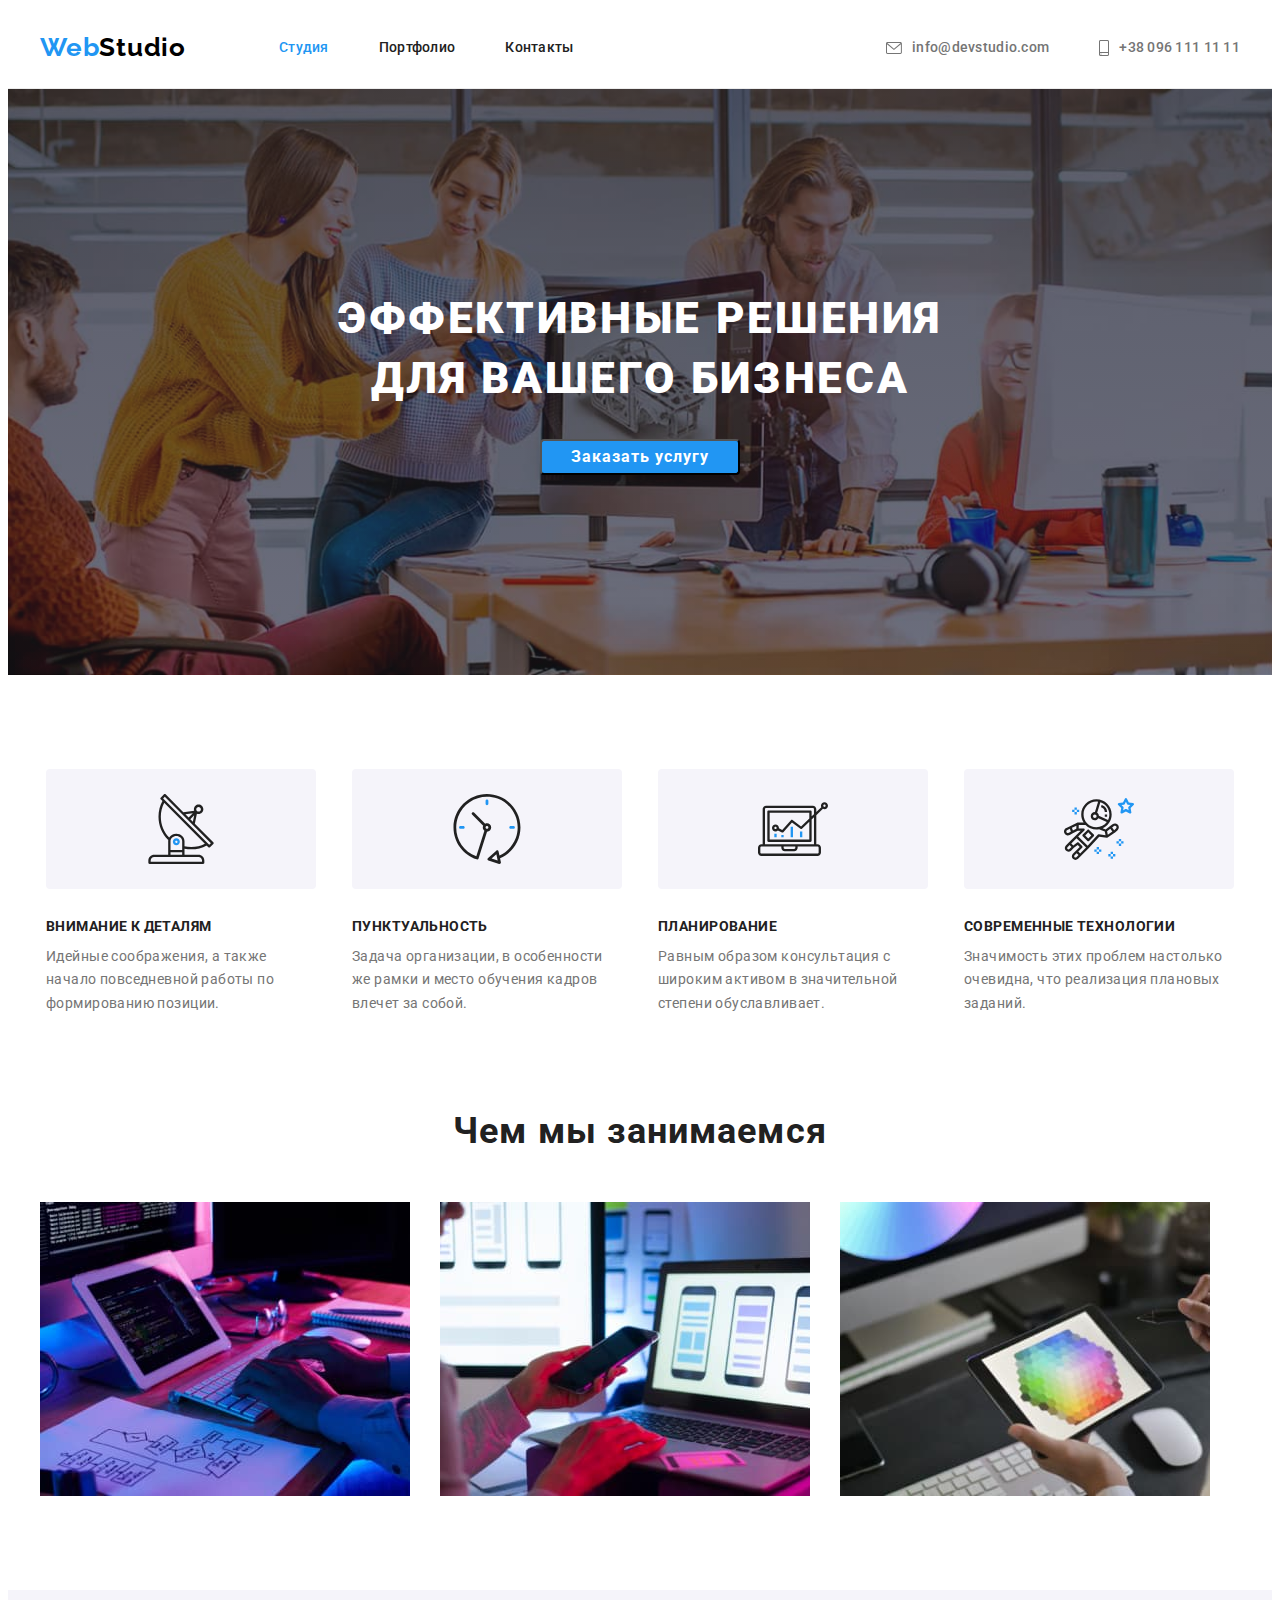
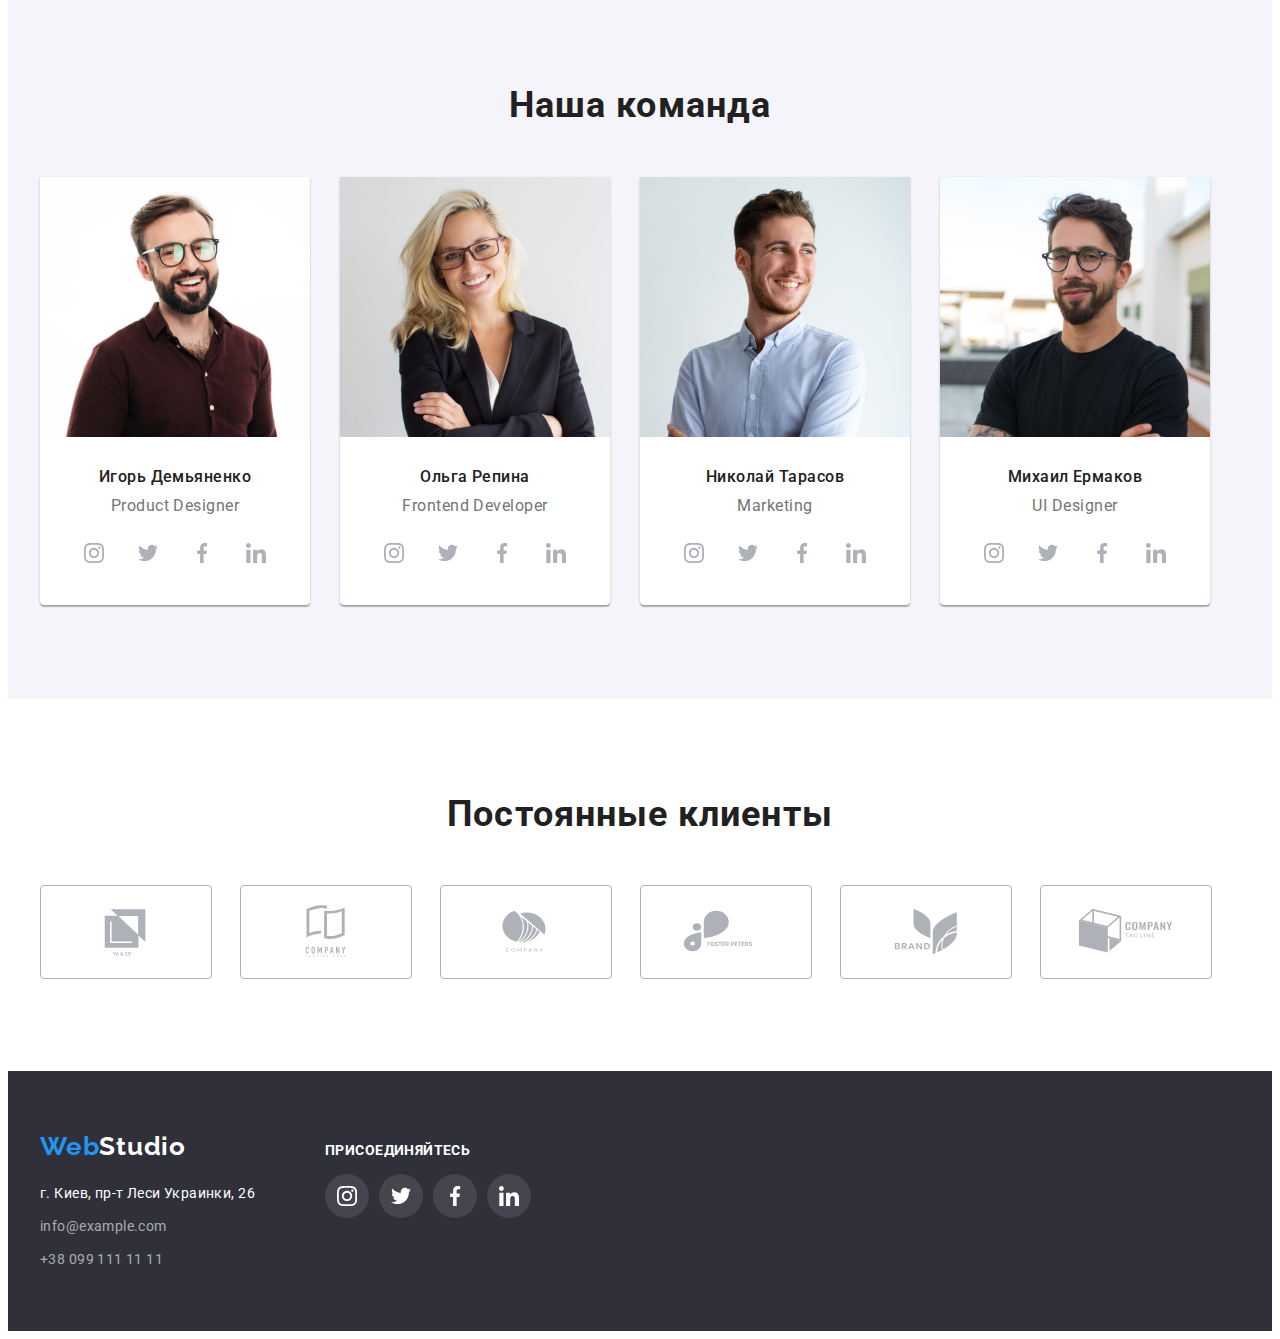
<file: index.html>
<!DOCTYPE html>
<html lang="ru">
<head>
    <meta charset="UTF-8">
    <meta http-equiv="X-UA-Compatible" content="IE=edge">
    <meta name="viewport" content="width=device-width, initial-scale=1.0">
    <title>Студия</title>
    <link href="https://fonts.googleapis.com/css2?family=Raleway:wght@700&family=Roboto:wght@400;500;700;900&display=swap"
            rel="stylesheet">
    <link rel="stylesheet" href="https://cdnjs.cloudflare.com/ajax/libs/modern-normalize/1.1.0/modern-normalize.min.css"
            integrity="sha512-wpPYUAdjBVSE4KJnH1VR1HeZfpl1ub8YT/NKx4PuQ5NmX2tKuGu6U/JRp5y+Y8XG2tV+wKQpNHVUX03MfMFn9Q=="
            crossorigin="anonymous" referrerpolicy="no-referrer"/>
    <link rel="stylesheet" href="./css/styles.css">
</head>
<body>
    <header class="header">
        <div class="container">
            <div class="header-section">
                <nav class="main-nav">
                    <a href="/" class="logo"><span class="accent-color">Web</span>Studio</a>
                    <ul class="site-nav">
                        <li class="site-nav-item"><a class="site-nav-link current" href="/">Студия</a></li>
                        <li class="site-nav-item"><a class="site-nav-link" href="./portfolio.html">Портфолио</a></li>
                        <li class="site-nav-item"><a class="site-nav-link" href="/">Контакты</a></li>
                    </ul>
                </nav>
                <ul class="address-nav">
                    <li class="address-nav-item">
                        <a class="address-nav-link" href="mailto:info@devstudio.com/">info@devstudio.com
                            <svg class="icon" width=16 height=12>
                                <use href="./images/icons.svg#icon-e-mail-1"></use>
                            </svg>
                        </a>
                    </li>
                    <li class="address-nav-item">
                        <a class="address-nav-link" href="tel:+380961111111">+38 096 111 11 11
                            <svg class="icon" width=10 height=16>
                                <use href="./images/icons.svg#icon-smartphone-1"></use>
                            </svg>
                        </a>
                    </li>
                </ul>
            </div>
        </div>
    </header>

    <main>
        <section class="hero overlay">
            <div class="container">
                <h1 class="hero-title">Эффективные решения <br /> для вашего бизнеса</h1>
                <button type="button" class="hero-button">Заказать услугу</button>
            </div>
        </section>
        <section class="section">
            <div class="container">
                <h2 class="section-title visually-hidden">Наши преимущества</h2>
                <ul class="advantages">
                    <li class="advantages-item">
                        <div class="advantages-bg-icon">
                            <svg class="advantages-icon" width=70 height=70>
                                <use href="./images/icons.svg#icon-antenna-1"></use>                                
                            </svg>
                        </div>
                        <h3 class="advantages-title">Внимание к деталям</h3>
                        <p class="advantages-description">Идейные соображения, а также начало повседневной работы по формированию
                            позиции.</p>
                    </li>
                    <li class="advantages-item">
                        <div class="advantages-bg-icon">
                            <svg class="advantages-icon" width=70 height=70>
                                <use href="./images/icons.svg#icon-clock-1"></use>
                            </svg>
                        </div>
                        <h3 class="advantages-title">Пунктуальность</h3>
                        <p class="advantages-description">Задача организации, в особенности же рамки и место обучения кадров влечет
                            за собой.</p>
                    </li>
                    <li class="advantages-item">
                        <div class="advantages-bg-icon">
                            <svg class="advantages-icon" width=70 height=70>
                                <use href="./images/icons.svg#icon-diagram-1"></use>
                            </svg>
                        </div>
                        <h3 class="advantages-title">Планирование</h3>
                        <p class="advantages-description">Равным образом консультация с широким активом в значительной степени
                            обуславливает.</p>
                    </li>
                    <li class="advantages-item">
                        <div class="advantages-bg-icon">
                            <svg class="advantages-icon" width=70 height=70>
                                <use href="./images/icons.svg#icon-astronaut-1"></use>
                            </svg>
                        </div>
                        <h3 class="advantages-title">Современные технологии</h3>
                        <p class="advantages-description">Значимость этих проблем настолько очевидна, что реализация плановых
                            заданий.</p>
                    </li>
                </ul>
            </div>
        </section>
        <section class="section we-do-section">
            <div class="container">
                <h2 class="we-do-section-title section-title">Чем мы занимаемся</h2>
                <ul class="we-do-list list">
                    <li class="we-do-item"><img class="img" src="./images/box1-1.jpg" alt="Работа с компьютером и планшетом"
                            width="370"></li>
                    <li class="we-do-item"><img class="img" src="./images/box2-1.jpg" alt="Работа с ноутбуком и телефоном"
                            width="370"></li>
                    <li class="we-do-item"><img class="img" src="./images/box3-1.jpg"
                            alt="Работа с графическим планшетом и компьютером" width="370"></li>
                </ul>
            </div>
        </section>
        <section class="section team-section">
            <div class="container">
                <h2 class="team-section-title section-title">Наша команда</h2>
                <ul class="team-list list">
                    <li class="team-card">
                        <img class="team-image" src="./images/foto1-1.jpg" alt="Фото участника команды" width="270">
                        <div class="team-about">
                            <h3 class="team-list-title">Игорь Демьяненко</h3>
                            <p class="team-role">Product Designer</p>
                            <ul class="social-networks-list">
                                <li class="item">
                                    <a href="#" class="social-networks-item">
                                        <svg class="social-networks-icon" width=20 height=20>
                                            <use href="./images/icons.svg#icon-instagram-1"></use>
                                        </svg>
                                    </a>
                                </li>
                                <li class="item">
                                    <a href="#" class="social-networks-item">
                                        <svg class="social-networks-icon" width=20 height=20>
                                            <use href="./images/icons.svg#icon-twitter-1"></use>
                                        </svg>
                                    </a>
                                </li>
                                <li class="item">
                                    <a href="#" class="social-networks-item">
                                        <svg class="social-networks-icon" width=20 height=20>
                                            <use href="./images/icons.svg#icon-facebook-1"></use>
                                        </svg>
                                    </a>
                                </li>
                                <li class="item">
                                    <a href="#" class="social-networks-item">
                                        <svg class="social-networks-icon" width=20 height=20>
                                            <use href="./images/icons.svg#icon-linkedin-1"></use>
                                        </svg>
                                    </a>
                                </li>
                            </ul>
                        </div>
                    </li>
                    <li class="team-card">
                        <img class="team-image" src="./images/foto2-1.jpg" alt="Фото участника команды" width="270">
                        <div class="team-about">
                            <h3 class="team-list-title">Ольга Репина</h3>
                            <p class="team-role">Frontend Developer</p>
                            <ul class="social-networks-list">
                                <li class="item">
                                    <a href="#" class="social-networks-item">
                                        <svg class="social-networks-icon" width=20 height=20>
                                            <use href="./images/icons.svg#icon-instagram-1"></use>
                                        </svg>
                                    </a>
                                </li>
                                <li class="item">
                                    <a href="#" class="social-networks-item">
                                        <svg class="social-networks-icon" width=20 height=20>
                                            <use href="./images/icons.svg#icon-twitter-1"></use>
                                        </svg>
                                    </a>
                                </li>
                                <li class="item">
                                    <a href="#" class="social-networks-item">
                                        <svg class="social-networks-icon" width=20 height=20>
                                            <use href="./images/icons.svg#icon-facebook-1"></use>
                                        </svg>
                                    </a>
                                </li>
                                <li class="item">
                                    <a href="#" class="social-networks-item">
                                        <svg class="social-networks-icon" width=20 height=20>
                                            <use href="./images/icons.svg#icon-linkedin-1"></use>
                                        </svg>
                                    </a>
                                </li>
                            </ul>
                        </div>
                    </li>
                    <li class="team-card">
                        <img class="team-image" src="./images/foto3-1.jpg" alt="Фото участника команды" width="270">
                        <div class="team-about">
                            <h3 class="team-list-title">Николай Тарасов</h3>
                            <p class="team-role">Marketing</p>
                            <ul class="social-networks-list">
                                <li class="item">
                                    <a href="#" class="social-networks-item">
                                        <svg class="social-networks-icon" width=20 height=20>
                                            <use href="./images/icons.svg#icon-instagram-1"></use>
                                        </svg>
                                    </a>
                                </li>
                                <li class="item">
                                    <a href="#" class="social-networks-item">
                                        <svg class="social-networks-icon" width=20 height=20>
                                            <use href="./images/icons.svg#icon-twitter-1"></use>
                                        </svg>
                                    </a>
                                </li>
                                <li class="item">
                                    <a href="#" class="social-networks-item">
                                        <svg class="social-networks-icon" width=20 height=20>
                                            <use href="./images/icons.svg#icon-facebook-1"></use>
                                        </svg>
                                    </a>
                                </li>
                                <li class="item">
                                    <a href="#" class="social-networks-item">
                                        <svg class="social-networks-icon" width=20 height=20>
                                            <use href="./images/icons.svg#icon-linkedin-1"></use>
                                        </svg>
                                    </a>
                                </li>
                            </ul>
                        </div>
                    </li>
                    <li class="team-card">
                        <img class="team-image" src="./images/foto4-1.jpg" alt="Фото участника команды" width="270">
                        <div class="team-about">
                            <h3 class="team-list-title">Михаил Ермаков</h3>
                            <p class="team-role">UI Designer</p>
                            <ul class="social-networks-list">
                                <li class="item">
                                    <a href="#" class="social-networks-item">
                                        <svg class="social-networks-icon" width=20 height=20>
                                            <use href="./images/icons.svg#icon-instagram-1"></use>
                                        </svg>
                                    </a>
                                </li>
                                <li class="item">
                                    <a href="#" class="social-networks-item">
                                        <svg class="social-networks-icon" width=20 height=20>
                                            <use href="./images/icons.svg#icon-twitter-1"></use>
                                        </svg>
                                    </a>
                                </li>
                                <li class="item">
                                    <a href="#" class="social-networks-item">
                                        <svg class="social-networks-icon" width=20 height=20>
                                            <use href="./images/icons.svg#icon-facebook-1"></use>
                                        </svg>
                                    </a>
                                </li>
                                <li class="item">
                                    <a href="#" class="social-networks-item">
                                        <svg class="social-networks-icon" width=20 height=20>
                                            <use href="./images/icons.svg#icon-linkedin-1"></use>
                                        </svg>
                                    </a>
                                </li>
                            </ul>
                        </div>
                    </li>
                </ul>
            </div>
        </section>
        <section class="section clients">
            <div class="container">
                <h2 class="clients-section section-title">Постоянные клиенты</h2>
                <ul class="clients-list list">
                    <li class="clients-box">
                        <a href="#" class="clients-item">
                            <svg class="clients-icon" width=106 height=60>
                                <use href="images/icons.svg#icon-Logo1-1"></use>
                            </svg>
                        </a>
                    </li>
                    <li class="clients-box">
                        <a href="#" class="clients-item">
                            <svg class="clients-icon" width=106 height=60>
                                <use href="images/icons.svg#icon-Logo2-1"></use>
                            </svg>
                        </a>
                    </li>
                    <li class="clients-box">
                        <a href="#" class="clients-item">
                            <svg class="clients-icon" width=106 height=60>
                                <use href="images/icons.svg#icon-Logo3-1"></use>
                            </svg>
                        </a>
                    </li>
                    <li class="clients-box">
                        <a href="#" class="clients-item">
                            <svg class="clients-icon" width=106 height=60>
                                <use href="images/icons.svg#icon-Logo4hover-1"></use>
                            </svg>
                        </a>
                    </li>
                    <li class="clients-box">
                        <a href="#" class="clients-item">
                            <svg class="clients-icon" width=106 height=60>
                                <use href="images/icons.svg#icon-Logo5-1"></use>
                            </svg>
                        </a>
                    </li>
                    <li class="clients-box">
                        <a href="#" class="clients-item">
                            <svg class="clients-icon" width=106 height=60>
                                <use href="images/icons.svg#icon-Logo6-1"></use>
                            </svg>
                        </a>
                    </li>
                </ul>
            </div>
        </section>
    </main>

    <footer class="section footer-section">
        <div class="footer-container container">
            <div>
                <a class="footer-logo" href="/"><span class="accent-color">Web</span>Studio</a>
                <address>
                    <ul class="footer">
                        <li class="footer-item"><a class="footer-address"
                                href="https://www.google.com/search?q=%D0%B3.+%D0%9A%D0%B8%D0%B5%D0%B2%2C+%D0%BF%D1%80-%D1%82+%D0%9B%D0%B5%D1%81%D0%B8+%D0%A3%D0%BA%D1%80%D0%B0%D0%B8%D0%BD%D0%BA%D0%B8%2C+26&rlz=1C1IXYC_ruUA980UA980&oq=%D0%B3.+%D0%9A%D0%B8%D0%B5%D0%B2%2C+%D0%BF%D1%80-%D1%82+%D0%9B%D0%B5%D1%81%D0%B8+%D0%A3%D0%BA%D1%80%D0%B0%D0%B8%D0%BD%D0%BA%D0%B8%2C+26&aqs=chrome..69i57j0i512.1226j0j7&sourceid=chrome&ie=UTF-8#">г.
                                Киев, пр-т Леси Украинки, 26</a></li>
                        <li class="footer-item"><a class="footer-mail" href="mailto:info@example.com">info@example.com</a></li>
                        <li class="footer-item"><a class="footer-tel" href="tel:+380991111111">+38 099 111 11 11</a></li>
                    </ul>
                </address>
            </div>
            <div class="footer-networks-section">
                <h3 class="footer-networks-title">ПРИСОЕДИНЯЙТЕСЬ</h3>
                <ul class="footer-social-networks-list">
                    <li class="footer-link item">
                        <a href="#" class="footer-social-networks-link">
                            <svg class="footer-social-networks-icon" width=20 height=20>
                                <use href="./images/icons.svg#icon-instagram-1"></use>
                            </svg>
                        </a>
                    </li>
                    <li class="footer-link item">
                        <a href="#" class="footer-social-networks-link">
                            <svg class="footer-social-networks-icon" width=20 height=20>
                                <use href="./images/icons.svg#icon-twitter-1"></use>
                            </svg>
                        </a>
                    </li>
                    <li class="footer-link item">
                        <a href="#" class="footer-social-networks-link">
                            <svg class="footer-social-networks-icon" width=20 height=20>
                                <use href="./images/icons.svg#icon-facebook-1"></use>
                            </svg>
                        </a>
                    </li>
                    <li class="footer-link item">
                        <a href="#" class="footer-social-networks-link">
                            <svg class="footer-social-networks-icon" width=20 height=20>
                                <use href="./images/icons.svg#icon-linkedin-1"></use>
                            </svg>
                        </a>
                    </li>
                </ul>
            </div>
        </div>
    </footer>
</body>
</html>
</file>
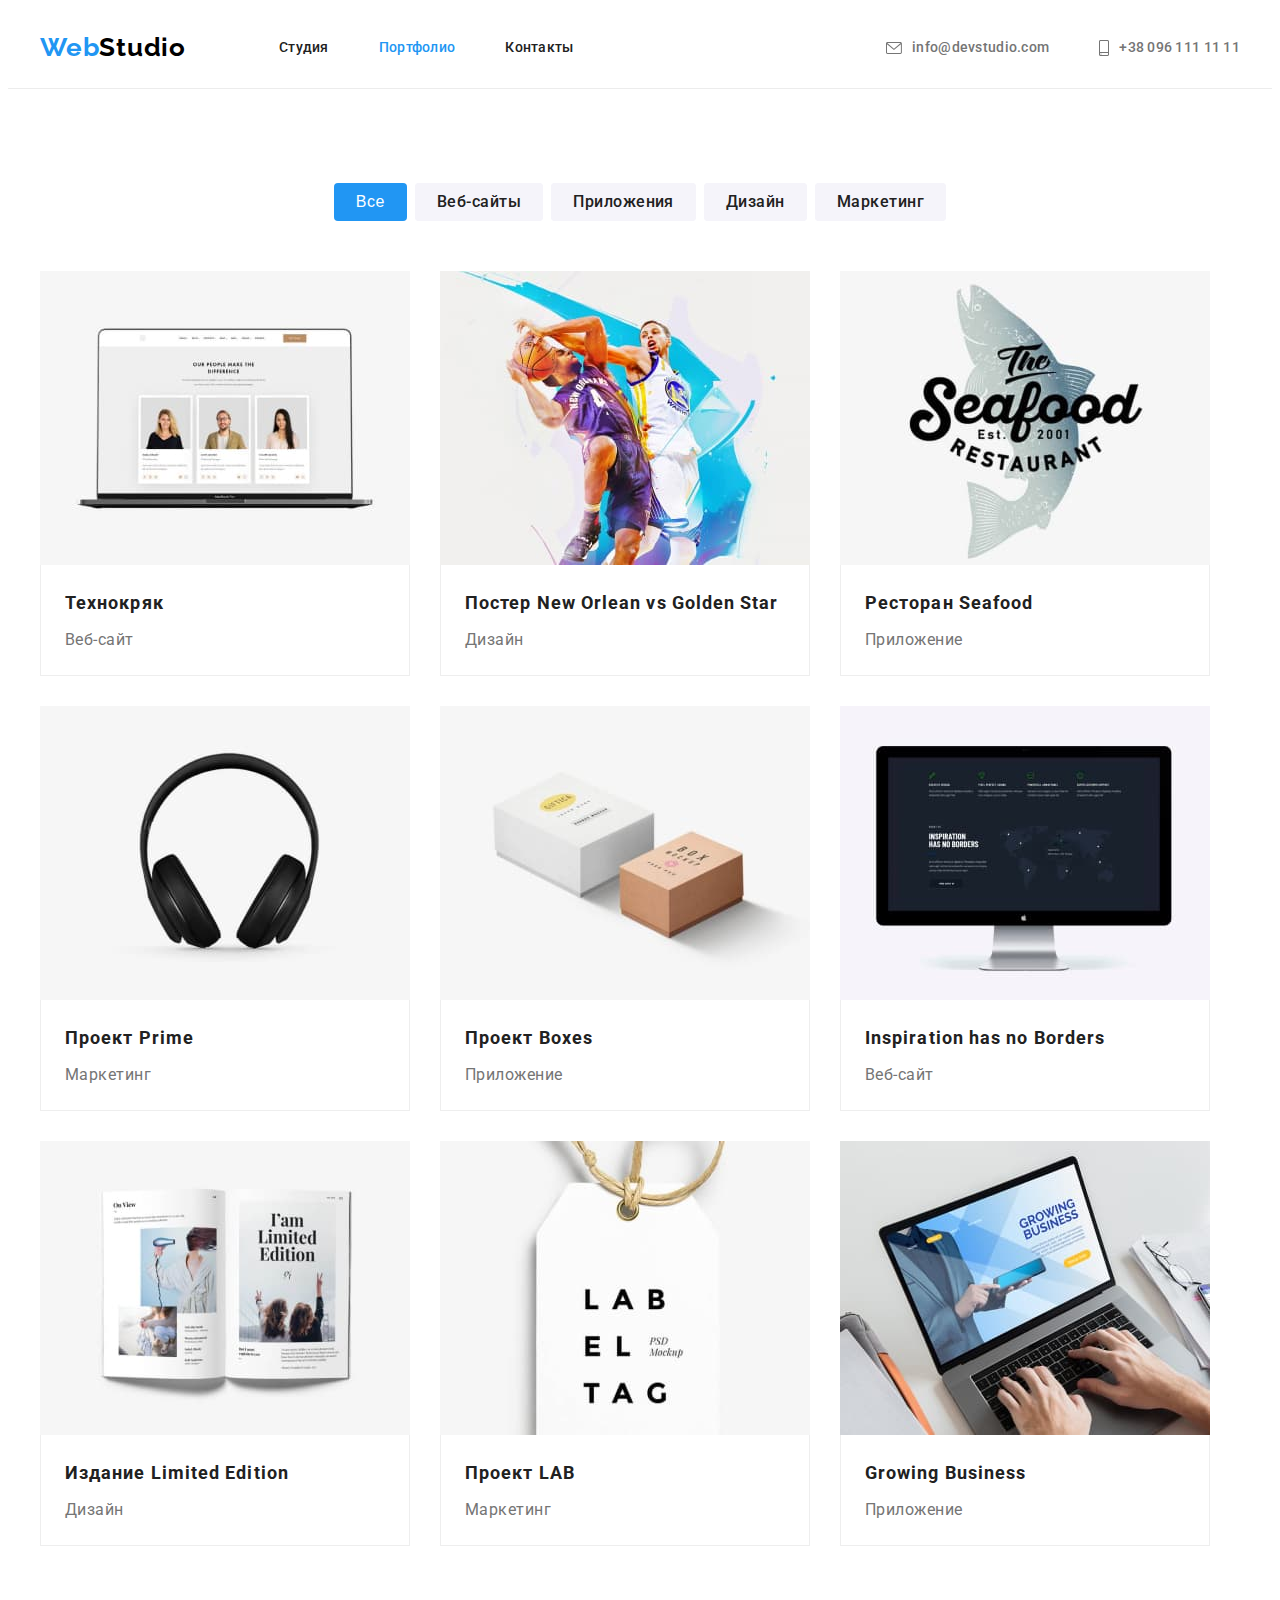
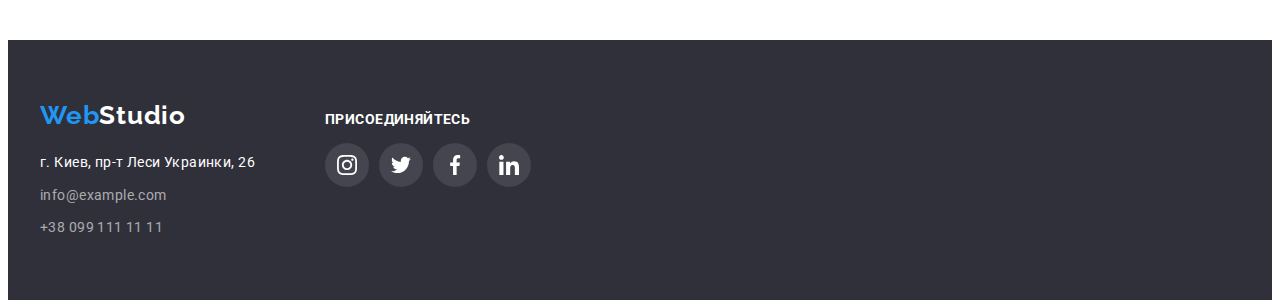
<file: portfolio.html>
<!DOCTYPE html>
<html lang="ru">

<head>
    <meta charset="UTF-8">
    <meta http-equiv="X-UA-Compatible" content="IE=edge">
    <meta name="viewport" content="width=device-width, initial-scale=1.0">
    <title>Студия</title>
    <link href="https://fonts.googleapis.com/css2?family=Raleway:wght@700&family=Roboto:wght@400;500;700;900&display=swap"
            rel="stylesheet">
    <link rel="stylesheet" href="https://cdnjs.cloudflare.com/ajax/libs/modern-normalize/1.1.0/modern-normalize.min.css"
        integrity="sha512-wpPYUAdjBVSE4KJnH1VR1HeZfpl1ub8YT/NKx4PuQ5NmX2tKuGu6U/JRp5y+Y8XG2tV+wKQpNHVUX03MfMFn9Q=="
        crossorigin="anonymous" referrerpolicy="no-referrer"/>
    <link rel="stylesheet" href="./css/styles.css">
</head>

<body>
    <header class="header">
        <div class="container">
            <div class="header-section">
                <nav class="main-nav">
                    <a href="/" class="logo"><span class="accent-color">Web</span>Studio</a>
                    <ul class="site-nav">
                        <li class="site-nav-item"><a class="site-nav-link" href="./index.html">Студия</a></li>
                        <li class="site-nav-item"><a class="site-nav-link current" href="/">Портфолио</a></li>
                        <li class="site-nav-item"><a class="site-nav-link" href="/">Контакты</a></li>
                    </ul>
                </nav>
                <ul class="address-nav">
                    <li class="address-nav-item">
                        <a class="address-nav-link" href="mailto:info@devstudio.com/">info@devstudio.com
                            <svg class="icon" width=16 height=12>
                                <use href="./images/icons.svg#icon-e-mail-1"></use>
                            </svg>
                        </a>
                    </li>
                    <li class="address-nav-item">
                        <a class="address-nav-link" href="tel:+380961111111">+38 096 111 11 11
                            <svg class="icon" width=10 height=16>
                                <use href="./images/icons.svg#icon-smartphone-1"></use>
                            </svg>
                        </a>
                    </li>
                </ul>
            </div>
        </div>
    </header>

    <main>
        <section class="section">
            <div class="container">
                <h1 class="section-title visually-hidden">Наши проекты</h1>
                <ul class="filter-button-list list">
                    <li class="filter-button-item"><button type="button" class="filter-button">Все</button></li>
                    <li class="filter-button-item"><button type="button" class="filter-button-off">Веб-сайты</button></li>
                    <li class="filter-button-item"><button type="button" class="filter-button-off">Приложения</button></li>
                    <li class="filter-button-item"><button type="button" class="filter-button-off">Дизайн</button></li>
                    <li class="filter-button-item"><button type="button" class="filter-button-off">Маркетинг</button></li>
                </ul>
                <ul class="project-list list">
                    <li class="project-item">
                        <a href="#" class="project-link">
                            <img class="project-image" src="./images/tehnokryak-1.jpg" alt="Открытый ноутбук с загруженным сайтом" width="370">
                            <div class="project-info">
                                <h2 class="project-name">Технокряк</h2>
                                <p class="project-about">Веб-сайт</p>
                            </div>
                        </a>
                    </li>
                    <li class="project-item">
                        <a href="#" class="project-link">
                            <img class="project-image" src="./images/new-orlean-1.jpg" alt="Постер баскетбольных команд Нью Орлеан и Голден стар" width="370">
                            <div class="project-info">
                                <h2 class="project-name">Постер New Orlean vs Golden Star</h2>
                                <p class="project-about">Дизайн</p>
                            </div>
                        </a>
                    </li>
                    <li class="project-item">
                        <a href="#" class="project-link">
                            <img class="project-image" src="./images/seafood-1.jpg" alt="Логотип ресторана Си фуд" width="370">
                            <div class="project-info">
                                <h2 class="project-name">Ресторан Seafood</h2>
                                <p class="project-about">Приложение</p>
                            </div>
                        </a>
                    </li>
                    <li class="project-item">
                        <a href="#" class="project-link">
                            <img class="project-image" src="./images/prime-1.jpg" alt="Наушники" width="370">
                            <div class="project-info">
                                <h2 class="project-name">Проект Prime</h2>
                                <p class="project-about">Маркетинг</p>
                            </div>
                        </a>
                    </li>
                    <li class="project-item">
                        <a href="#" class="project-link">
                            <img class="project-image" src="./images/boxes-1.jpg" alt="Две коробки, расположенные рядом" width="370">
                            <div class="project-info">
                                <h2 class="project-name">Проект Boxes</h2>
                                <p class="project-about">Приложение</p>
                            </div>
                        </a>
                    </li>
                    <li class="project-item">
                        <a href="#" class="project-link">
                            <img class="project-image" src="./images/inspiration-1.jpg" alt="Монитор компьютера" width="370">
                            <div class="project-info">
                                <h2 class="project-name">Inspiration has no Borders</h2>
                                <p class="project-about">Веб-сайт</p>
                            </div>
                        </a>
                    </li>
                    <li class="project-item">
                        <a href="#" class="project-link">
                            <img class="project-image" src="./images/limited-edition-1.jpg" alt="Раскрытая книга" width="370">
                            <div class="project-info">
                                <h2 class="project-name">Издание Limited Edition</h2>
                                <p class="project-about">Дизайн</p>
                            </div>
                        </a>
                    </li>
                    <li class="project-item">
                        <a href="#" class="project-link">
                            <img class="project-image" src="./images/lab-1.jpg" alt="Бирка с надписью" width="370">
                            <div class="project-info">
                                <h2 class="project-name">Проект LAB</h2>
                                <p class="project-about">Маркетинг</p>
                            </div>
                        </a>
                    </li>
                    <li class="project-item">
                        <a href="#" class="project-link">
                            <img class="project-image" src="./images/growing-business-1.jpg" alt="Открытый ноутбук, мужчина работает на ноутбуке" width="370">
                            <div class="project-info">
                                <h2 class="project-name">Growing Business</h2>
                                <p class="project-about">Приложение</p>
                            </div>
                        </a>
                    </li>
                </ul>
            </div>
        </section>
    </main>

    <footer class="section footer-section">
        <div class="footer-container container">
            <div>
                <a class="footer-logo" href="/"><span class="accent-color">Web</span>Studio</a>
                <address>
                    <ul class="footer">
                        <li class="footer-item"><a class="footer-address"
                                href="https://www.google.com/search?q=%D0%B3.+%D0%9A%D0%B8%D0%B5%D0%B2%2C+%D0%BF%D1%80-%D1%82+%D0%9B%D0%B5%D1%81%D0%B8+%D0%A3%D0%BA%D1%80%D0%B0%D0%B8%D0%BD%D0%BA%D0%B8%2C+26&rlz=1C1IXYC_ruUA980UA980&oq=%D0%B3.+%D0%9A%D0%B8%D0%B5%D0%B2%2C+%D0%BF%D1%80-%D1%82+%D0%9B%D0%B5%D1%81%D0%B8+%D0%A3%D0%BA%D1%80%D0%B0%D0%B8%D0%BD%D0%BA%D0%B8%2C+26&aqs=chrome..69i57j0i512.1226j0j7&sourceid=chrome&ie=UTF-8#">г.
                                Киев, пр-т Леси Украинки, 26</a></li>
                        <li class="footer-item"><a class="footer-mail" href="mailto:info@example.com">info@example.com</a>
                        </li>
                        <li class="footer-item"><a class="footer-tel" href="tel:+380991111111">+38 099 111 11 11</a></li>
                    </ul>
                </address>
            </div>
            <div class="footer-networks-section">
                <h3 class="footer-networks-title">ПРИСОЕДИНЯЙТЕСЬ</h3>
                <ul class="footer-social-networks-list">
                    <li class="footer-link item">
                        <a href="#" class="footer-social-networks-link">
                            <svg class="footer-social-networks-icon" width=20 height=20>
                                <use href="./images/icons.svg#icon-instagram-1"></use>
                            </svg>
                        </a>
                    </li>
                    <li class="footer-link item">
                        <a href="#" class="footer-social-networks-link">
                            <svg class="footer-social-networks-icon" width=20 height=20>
                                <use href="./images/icons.svg#icon-twitter-1"></use>
                            </svg>
                        </a>
                    </li>
                    <li class="footer-link item">
                        <a href="#" class="footer-social-networks-link">
                            <svg class="footer-social-networks-icon" width=20 height=20>
                                <use href="./images/icons.svg#icon-facebook-1"></use>
                            </svg>
                        </a>
                    </li>
                    <li class="footer-link item">
                        <a href="#" class="footer-social-networks-link">
                            <svg class="footer-social-networks-icon" width=20 height=20>
                                <use href="./images/icons.svg#icon-linkedin-1"></use>
                            </svg>
                        </a>
                    </li>
                </ul>
            </div>
        </div>
    </footer>
</body>

</html>
</file>
<file: css/styles.css>
/* цвет основного текста для абзацев #757575 */
/* цвет для заголовков #212121 */
/* белый #FFFFFF */
/* черный в лого #000000 */
/* цвет акцента голубой #2196F3 */
/* ссылки в футере #FFFFFF с прозрачностью 60% */

/* цвет фона Герой #2F303A */
/* цвет фона Наша команда #F5F4FA */
/* цвет фона футера #2F303A */

:root {
  --primary-text-color: #757575;
  --title-text-color: #212121;
  --primary-white-color: #ffffff;
  --accent-color: #2196f3;
  --hero-background-color: #2f303a;
  --grey-background-color: #f5f4fa;
  --border: 1px solid #eeeeee;
  --icon: #afb1b8;
  --clients-logo: #afb1b8;
}

body {
  background-color: var(--primary-white-color);
  color: var(--primary-text-color);
  font-family: Roboto, sans-serif;
}

a {
  text-decoration: none;
}

ul {
  padding: 0;
  margin: 0;
  list-style: none;
}

h1,
h2,
h3,
h4,
h5,
h6,
p {
  margin: 0;
}

.container {
  width: 1200px;
  margin-left: auto;
  margin-right: auto;
  padding-left: 15px;
  padding-right: 15px;
}

.section {
  padding-top: 94px;
  padding-bottom: 94px;
  max-width: 1600px;
  margin-left: auto;
  margin-right: auto;
}

nav {
  display: flex;
  align-items: center;
}

.section-title {
  color: var(--title-text-color);
  font-weight: 700;
  font-size: 36px;
  line-height: 1.17;
  text-align: center;
  letter-spacing: 0.03em;
}

/* Логотип */
.logo {
  padding-top: 24px;
  padding-bottom: 25px;
  margin-right: 93px;
  font-family: Raleway, sans-serif;
  font-weight: 700;
  font-size: 26px;
  line-height: 1.19;
  letter-spacing: 0.03em;
  color: #000000;
  text-decoration: none;
}
.accent-color {
  color: var(--accent-color);
}

/* Навигация по сайту, Контактные данные */

.header-section,
.main-nav,
.site-nav {
  display: flex;
  align-items: center;
}

.site-nav .site-nav-item + .site-nav-item {
  margin-left: 50px;
}

.address-nav .address-nav-item + .address-nav-item {
  margin-left: 50px;
}

.address-nav-link {
  display: flex;
  align-items: center;
  flex-direction: row-reverse;
}

.icon {
  margin-right: 10px;
  fill: var(--primary-text-color);
}

.site-nav-link {
  display: block;

  color: var(--title-text-color);
}

.current {
  color: var(--accent-color);
  font-weight: 500;
  font-size: 14px;
  line-height: 16px;
  letter-spacing: 0.02em;
}

.address-nav {
  display: flex;
  margin-left: auto;
}

.address-nav-link {
  color: var(--primary-text-color);
}

.site-nav-link,
.address-nav-link {
  padding-top: 32px;
  padding-bottom: 32px;

  font-weight: 500;
  font-size: 14px;
  line-height: 1.14;
  letter-spacing: 0.02em;
}

.site-nav-link:hover,
.site-nav-link:focus,
.address-nav-link:hover,
.address-nav-link:focus,
.footer-address:hover,
.footer-address:focus,
.footer-mail:hover,
.footer-mail:focus,
.footer-tel:hover,
.footer-tel:focus {
  color: var(--accent-color);
}

.address-nav-link:hover .icon,
.address-nav-link:focus .icon {
  fill: var(--accent-color);
}

.header {
  border-bottom: 1px solid #ececec;
}

/* Герой */

.hero {
  padding: 200px 0;
  max-width: 1600px;
  margin-left: auto;
  margin-right: auto;
  align-items: center;
  text-align: center;
  background-color: var(--hero-background-color);
}

.overlay {
  background-size: cover;
  background-repeat: no-repeat;
  background-position: center;
  background-image: linear-gradient(to bottom, rgba(47, 48, 58, 0.5), rgba(47, 48, 58, 0.3)),
    url(../images/hero-1.jpg);
}

.hero-title {
  margin-bottom: 30px;
  color: var(--primary-white-color);
  text-align: center;
  font-weight: 900;
  font-size: 44px;
  line-height: 1.36;
  letter-spacing: 0.06em;
  text-transform: uppercase;
}
.hero-button {
  width: 200px;
  color: var(--primary-white-color);
  background: var(--accent-color);
  font-family: inherit;
  font-weight: 700;
  font-size: 16px;
  line-height: 1.87;
  align-items: center;
  text-align: center;
  letter-spacing: 0.06em;
  cursor: pointer;
  border-radius: 4px;
  box-shadow: 0px 4px 4px rgba(0, 0, 0, 0.15);
}

/* Наши преимущества */
.visually-hidden {
  position: absolute;
  width: 1px;
  height: 1px;
  margin: -1px;
  padding: 0;
  overflow: hidden;
  border: 0;
  clip: rect(0 0 0 0);
}

.advantages-title {
  margin-bottom: 10px;
  color: var(--title-text-color);
  font-weight: 700;
  font-size: 14px;
  line-height: 1.14;
  letter-spacing: 0.03em;
  text-transform: uppercase;
}

.advantages {
  display: flex;
  font-size: 14px;
  line-height: 1.71;
  letter-spacing: 0.03em;
}

.advantages-item,
.advantages-bg-icon {
  width: 270px;
  margin-left: auto;
  margin-right: auto;
}

.advantages-bg-icon {
  display: flex;
  justify-content: center;
  align-items: center;
  background-color: var(--grey-background-color);
  border-radius: 4px;
  margin-bottom: 30px;
  height: 120px;
}

.advantages-description {
  color: var(--primary-text-color);
  font-size: 14px;
  line-height: 1.71;
  letter-spacing: 0.03em;
}

.advantages .advantages-item + .advantages-item {
  margin-left: 30px;
}

/* Чем мы занимаемся */
.we-do-section {
  padding-top: 0%;
}

.we-do-section-title {
  margin-bottom: 50px;
}

.we-do-list {
  display: flex;
}

.we-do-list .we-do-item + .we-do-item {
  margin-left: 30px;
}

.img {
  display: block;
  max-width: 100%;
  height: auto;
}

/* Наша команда */
.team-section {
  background: var(--grey-background-color);
}

.team-section-title {
  margin-bottom: 50px;
}

.team-list {
  display: flex;
  width: calc(100% - 90px) / 4;
}

.team-list .team-card + .team-card {
  margin-left: 30px;
}

.team-card {
  background-color: var(--primary-white-color);
  box-shadow: 0px 1px 3px rgba(0, 0, 0, 0.12), 0px 1px 1px rgba(0, 0, 0, 0.14),
    0px 2px 1px rgba(0, 0, 0, 0.2);
  border-radius: 0px 0px 4px 4px;
}

.team-about {
  text-align: center;
  padding-top: 30px;
  padding-bottom: 30px;
}

.team-list-title {
  color: var(--title-text-color);
  font-weight: 500;
}

.team-role {
  margin-top: 10px;
}

.team-list-title,
.team-role {
  font-size: 16px;
  line-height: 1.19;
  letter-spacing: 0.03em;
}

.team-image {
  display: block;
}
.social-networks-list {
  display: flex;
  justify-content: center;
  margin-top: 16px;
}

.social-networks-item {
  width: 100%;
  height: 100%;
  display: flex;
  justify-content: center;
  align-items: center;
  border-radius: 50%;
  color: var(--icon);
  cursor: pointer;
}

.item {
  width: 44px;
  height: 44px;
}

.social-networks-list .item + .item {
  margin-left: 10px;
}

.social-networks-icon {
  fill: var(--icon);
}

.social-networks-item:hover,
.social-networks-item:focus {
  background-color: var(--accent-color);
}

.social-networks-item:hover .social-networks-icon,
.social-networks-item:focus .social-networks-icon {
  fill: var(--primary-white-color);
}

/* Постоянные клиенты */
.clients-section {
  margin-bottom: 50px;
}

.clients-icon {
  fill: var(--clients-logo);
}

.clients-list {
  display: flex;
  align-items: center;
}

.clients-list .clients-box + .clients-box {
  margin-left: 30px;
}

.clients-box {
  width: 170px;
  height: 92px;
}

.clients-item {
  border: 1px solid var(--clients-logo);
  width: 100%;
  height: 100%;
  display: flex;
  align-items: center;
  justify-content: center;
  border-radius: 4px;
}

.clients-item:hover .clients-icon,
.clients-item:focus .clients-icon {
  fill: var(--accent-color);
}
.clients-item:hover,
.clients-item:focus {
  border-color: var(--accent-color);
}

/* Footer */
.footer-container {
  display: flex;
  align-items: baseline;
}

.footer-social-networks-list {
  display: flex;
  align-items: center;
  margin-top: 16px;
}

.footer-social-networks-link {
  width: 100%;
  height: 100%;
  display: flex;
  justify-content: center;
  align-items: center;
  border-radius: 50%;
  color: var(--icon);
  cursor: pointer;
}

.footer-section {
  background: var(--hero-background-color);
  padding-top: 60px;
  padding-bottom: 60px;
  align-items: baseline;
}

.footer-logo {
  color: var(--primary-white-color);

  font-family: Raleway;
  font-weight: 700;
  font-size: 26px;
  line-height: 1.19;
  letter-spacing: 0.03em;
}

.footer {
  margin-top: 20px;
}

.footer-item:not(:last-child) {
  margin-bottom: 9px;
}

.footer-address {
  color: var(--primary-white-color);
}

.footer-mail,
.footer-tel {
  color: rgba(255, 255, 255, 0.6);
}

.footer-address,
.footer-mail,
.footer-tel {
  font-size: 14px;
  line-height: 1.71;
  letter-spacing: 0.03em;
  font-style: normal;
}

.footer-networks-section {
  width: 206px;
  margin-left: 70px;
}

.footer-networks-title {
  font-family: Roboto;
  font-weight: 700;
  font-size: 14px;
  line-height: 16px;
  letter-spacing: 0.03em;
  text-transform: uppercase;
  color: var(--primary-white-color);
}

.footer-link {
  background-color: rgba(255, 255, 255, 0.1);
  border-radius: 50%;
}

.footer-social-networks-icon {
  fill: var(--primary-white-color);
}

.footer-social-networks-list .item + .item {
  margin-left: 10px;
}

.footer-social-networks-link:hover,
.footer-social-networks-link:focus {
  background-color: var(--accent-color);
}

.footer-social-networks-link:hover .footer-social-networks-icon,
.footer-social-networks-link:focus .footer-social-networks-icon {
  fill: var(--primary-white-color);
}

/* ПОРТФОЛИО */

/* Buttons */

.filter-button-list {
  display: flex;
  justify-content: center;
  margin-bottom: 50px;
}
.filter-button-item {
  border-radius: 4px;
  background: var(--grey-background-color);
}

.filter-button-list .filter-button-item + .filter-button-item {
  margin-left: 8px;
}
.filter-button {
  padding: 6px 22px;
  border: transparent;
  border-radius: 4px;
  background: var(--grey-background-color);
  color: var(--primary-white-color);
  background: var(--accent-color);
}

.filter-button-off {
  padding: 6px 22px;
  border: transparent;
  border-radius: 4px;
  background: var(--grey-background-color);
  color: var(--title-text-color);
  font-family: inherit;
}

.filter-button,
.filter-button-off {
  font-weight: 500;
  font-size: 16px;
  line-height: 1.62;
  text-align: center;
  letter-spacing: 0.03em;
  cursor: pointer;
}
.filter-button:hover,
.filter-button:focus,
.filter-button-off:hover,
.filter-button-off:focus {
  box-shadow: 0px 3px 1px rgba(0, 0, 0, 0.1), 0px 1px 2px rgba(0, 0, 0, 0.08),
    0px 2px 2px rgba(0, 0, 0, 0.12);
}

/* Список проектов */

.project {
  padding-top: 94px;
  padding-bottom: 94px;
}

.project-list {
  display: flex;
  flex-wrap: wrap;
}

.project-item {
  box-sizing: border-box;
  width: 370px;
  background: var(--primary-white-color);
}

.project-list > .project-item {
  margin-right: 30px;
  margin-bottom: 30px;
  flex-basis: calc(100% / 3 - 60px);
}

.project-item:nth-child(3n) {
  margin-right: 0px;
}

.project-item:nth-last-child(-n + 3) {
  margin-bottom: 0px;
}

.project-info {
  padding: 20px 24px;
  border-right: var(--border);
  border-bottom: var(--border);
  border-left: var(--border);
}

.project-name {
  margin-bottom: 4px;
  color: var(--title-text-color);
  font-weight: 700;
  font-size: 18px;
  line-height: 2;
  letter-spacing: 0.06em;
}

.project-about {
  color: var(--primary-text-color);
  font-size: 16px;
  line-height: 1.87;
  letter-spacing: 0.03em;
}

.project-image {
  display: block;
}
.project-link {
  display: block;
}

.project-link:hover,
.project-link:focus {
  box-shadow: 0px 1px 1px rgba(0, 0, 0, 0.12), 0px 4px 4px rgba(0, 0, 0, 0.06),
    1px 4px 6px rgba(0, 0, 0, 0.16);
}

/* Buttons - состояния */
.hero-button:hover,
.hero-button:focus {
  color: var(--primary-white-color);
  background: #0385f0;
}

.filter-button-off:hover,
.filter-button-off:focus {
  color: var(--primary-white-color);
  background: var(--accent-color);
}
</file>
